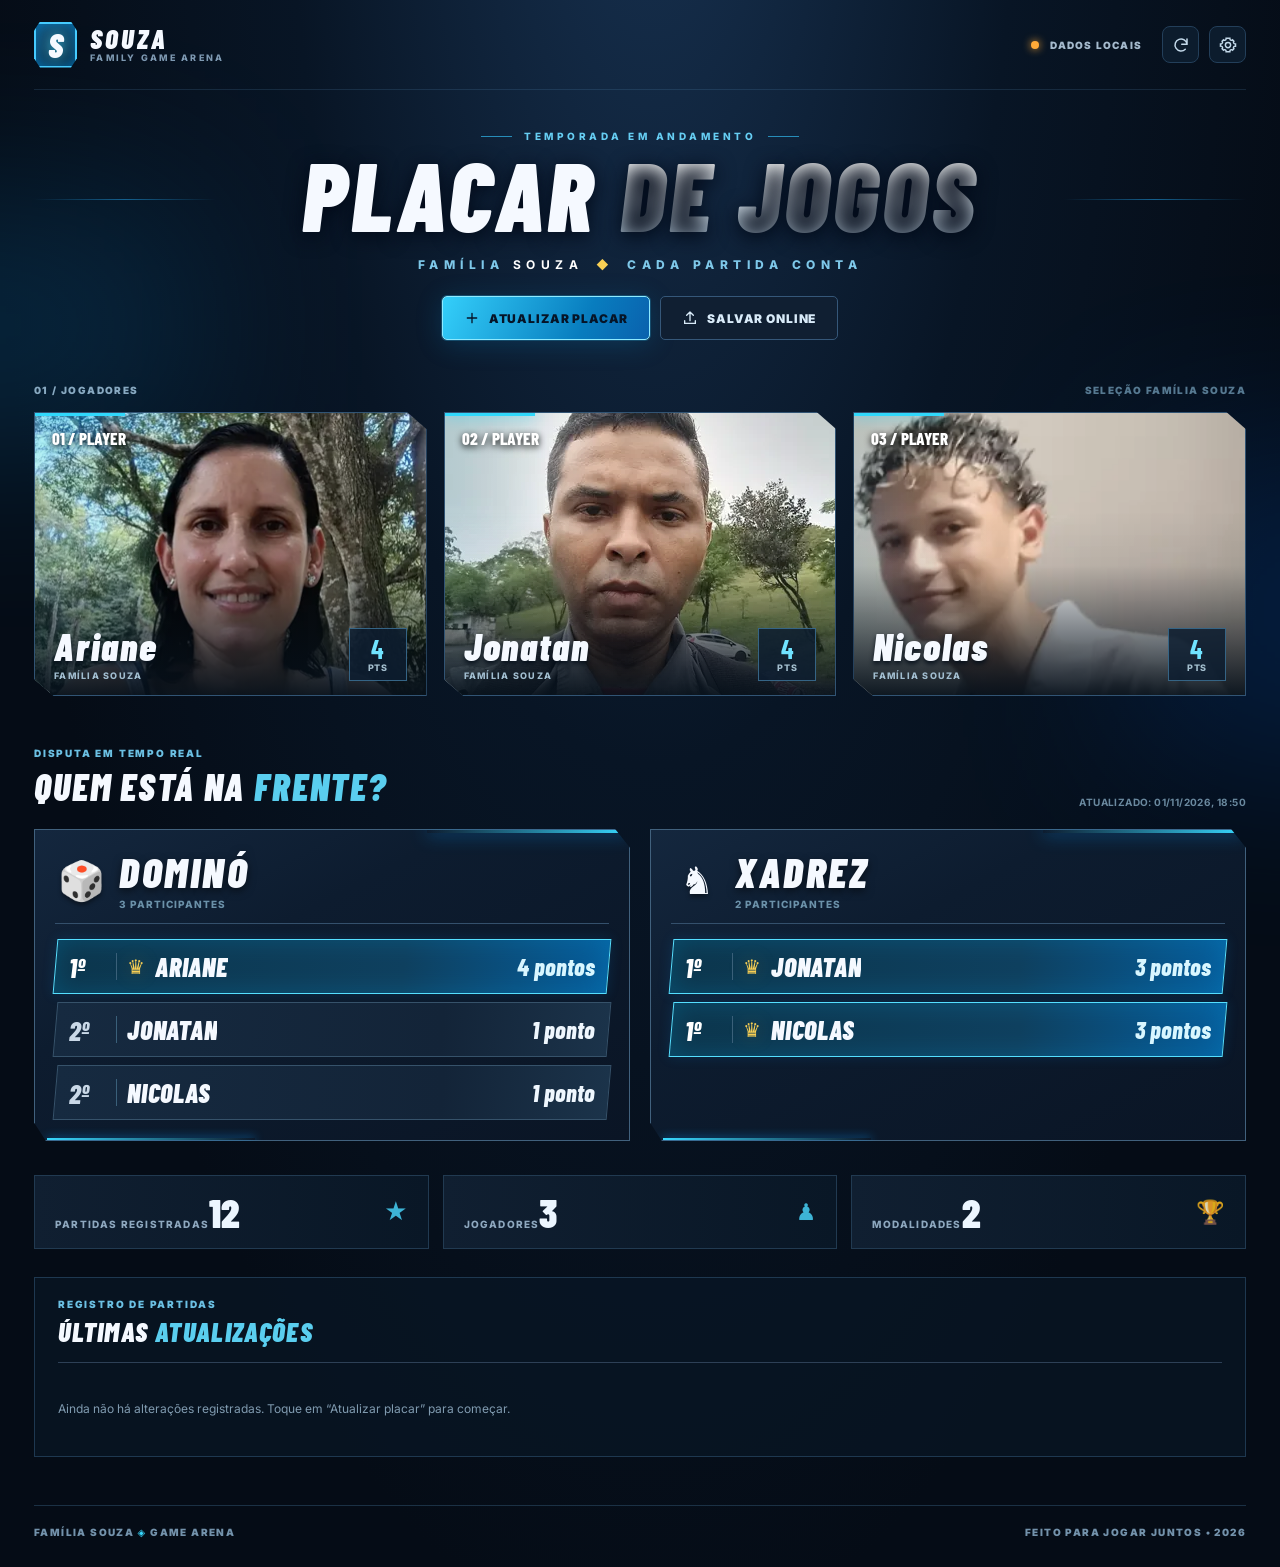
<file: index.html>
<!doctype html>
<html lang="pt-BR">
<head>
  <meta charset="utf-8">
  <meta name="viewport" content="width=device-width, initial-scale=1, viewport-fit=cover">
  <meta name="theme-color" content="#07101e">
  <meta name="description" content="Arena de jogos da Família Souza — acompanhe e atualize os placares de dominó, xadrez e muito mais.">
  <title>Placar de Jogos | Família Souza</title>
  <link rel="icon" type="image/svg+xml" href="assets/favicon.svg">
  <link rel="stylesheet" href="styles.css">
</head>
<body>
  <div class="site-glow glow-one" aria-hidden="true"></div>
  <div class="site-glow glow-two" aria-hidden="true"></div>
  <div class="page">
    <header class="topbar">
      <div class="brand">
        <div class="brand-mark" aria-hidden="true"><span>S</span></div>
        <div class="brand-caption"><strong>SOUZA</strong><span>FAMILY GAME ARENA</span></div>
      </div>
      <nav class="header-actions" aria-label="Ações">
        <span id="syncTag" class="sync-tag"><span class="status-dot"></span> DADOS LOCAIS</span>
        <button id="refreshBtn" class="icon-btn" type="button" title="Atualizar dados online" aria-label="Atualizar dados online"><svg viewBox="0 0 24 24" fill="none" stroke="currentColor" stroke-width="2" stroke-linecap="round"><path d="M20 11a8 8 0 1 0-2.3 6.7M20 4v7h-7"/></svg></button>
        <button id="settingsBtn" class="icon-btn" type="button" title="Configurações e sincronização" aria-label="Configurações e sincronização"><svg viewBox="0 0 24 24" fill="none" stroke="currentColor" stroke-width="2" stroke-linecap="round"><path d="M12 15.5a3.5 3.5 0 1 0 0-7 3.5 3.5 0 0 0 0 7Z"/><path d="M19.4 15a1.8 1.8 0 0 0 .36 1.97l.07.08-1.78 1.78-.08-.07A1.8 1.8 0 0 0 16 18.4a1.8 1.8 0 0 0-1.5 1.77V21H9.5v-.83A1.8 1.8 0 0 0 8 18.4a1.8 1.8 0 0 0-1.97.36l-.08.07-1.78-1.78.07-.08A1.8 1.8 0 0 0 4.6 15a1.8 1.8 0 0 0-1.77-1.5H2v-3h.83A1.8 1.8 0 0 0 4.6 9a1.8 1.8 0 0 0-.36-1.97l-.07-.08 1.78-1.78.08.07A1.8 1.8 0 0 0 8 5.6a1.8 1.8 0 0 0 1.5-1.77V3h5v.83A1.8 1.8 0 0 0 16 5.6a1.8 1.8 0 0 0 1.97-.36l.08-.07 1.78 1.78-.07.08A1.8 1.8 0 0 0 19.4 9a1.8 1.8 0 0 0 1.77 1.5H22v3h-.83A1.8 1.8 0 0 0 19.4 15Z"/></svg></button>
      </nav>
    </header>

    <main>
      <section class="intro" aria-label="Título do placar">
        <div class="micro-title"><span class="micro-line"></span> TEMPORADA EM ANDAMENTO <span class="micro-line"></span></div>
        <h1>PLACAR <em>DE JOGOS</em></h1>
        <p class="intro-desc">FAMÍLIA <strong>SOUZA</strong> <span class="middle-dot">◆</span> CADA PARTIDA CONTA</p>
        <div class="intro-actions">
          <button id="editModeBtn" class="primary-button" type="button"><svg viewBox="0 0 24 24" fill="none" stroke="currentColor" stroke-width="2" stroke-linecap="round"><path d="M12 5v14M5 12h14"/></svg><span>ATUALIZAR PLACAR</span></button>
          <button id="publishBtn" class="secondary-button" type="button"><svg viewBox="0 0 24 24" fill="none" stroke="currentColor" stroke-width="2" stroke-linecap="round"><path d="M12 16V3m0 0L7 8m5-5 5 5M4 16v4h16v-4"/></svg><span>SALVAR ONLINE</span></button>
        </div>
      </section>

      <section class="players-section" aria-label="Jogadores da família">
        <div class="section-meta"><span>01 / JOGADORES</span><span class="meta-right">SELEÇÃO FAMÍLIA SOUZA</span></div>
        <div id="playerCards" class="player-grid"></div>
      </section>

      <section class="scoreboards-section" aria-label="Classificações por jogo">
        <div class="section-heading">
          <div><div class="section-kicker">DISPUTA EM TEMPO REAL</div><h2>QUEM ESTÁ NA <span>FRENTE?</span></h2></div>
          <div class="board-toolbar"><span id="lastUpdated">PLACAR INICIAL</span><button class="text-button edit-only" id="newGameBtn" type="button">+ NOVO JOGO</button></div>
        </div>
        <div id="boards" class="boards-grid"></div>
      </section>

      <section class="bottom-section">
        <div class="metrics" id="metrics"></div>
        <div class="history-panel">
          <div class="history-header"><div><div class="section-kicker">REGISTRO DE PARTIDAS</div><h2>ÚLTIMAS <span>ATUALIZAÇÕES</span></h2></div><button id="undoBtn" type="button" class="text-button edit-only">DESFAZER ÚLTIMA</button></div>
          <div id="history" class="history-body"></div>
        </div>
      </section>
    </main>
    <footer><span>FAMÍLIA SOUZA <b>◈</b> GAME ARENA</span><span>FEITO PARA JOGAR JUNTOS • 2026</span></footer>
  </div>

  <dialog id="settingsDialog" class="modal-dialog">
    <form method="dialog" class="modal-inner" id="settingsForm">
      <div class="modal-heading"><div><span class="section-kicker">CENTRAL DE CONTROLE</span><h2>CONFIGURAÇÕES</h2></div><button type="button" class="close-btn" data-close="settingsDialog" aria-label="Fechar">×</button></div>
      <p class="modal-hint">Os botões de pontos funcionam imediatamente neste aparelho. Para compartilhar as atualizações com outros aparelhos, conecte o repositório do GitHub.</p>
      <label class="field-label" for="repositoryInput">REPOSITÓRIO (usuário/nome)</label>
      <input id="repositoryInput" placeholder="jonatanoficial-bit/placar-familia-souza" autocomplete="off" spellcheck="false">
      <label class="field-label" for="tokenInput">TOKEN GITHUB (não será salvo)</label>
      <input type="password" id="tokenInput" autocomplete="off" placeholder="github_pat_...">
      <p class="fine-print">Use um token <b>fine-grained</b> limitado somente a este repositório, com permissão <b>Contents: Read and write</b>. O token fica apenas na memória desta aba, não é gravado no site, no arquivo JSON nem no armazenamento local.</p>
      <div class="modal-cta"><button id="onlineLoadBtn" type="button" class="secondary-button compact">CARREGAR DO GITHUB</button><button id="onlineSaveBtn" type="button" class="primary-button compact">PUBLICAR PLACAR</button></div>
      <div class="divider-line"></div>
      <h3>BACKUP E ARQUIVOS</h3>
      <div class="modal-cta"><button id="exportBtn" type="button" class="secondary-button compact">EXPORTAR JSON</button><button id="importBtn" type="button" class="secondary-button compact">IMPORTAR JSON</button><input id="importFile" type="file" accept="application/json,.json" hidden></div>
      <p class="fine-print"><a href="https://github.com/settings/personal-access-tokens/new" target="_blank" rel="noopener noreferrer">Criar token no GitHub ↗</a> • <a href="https://github.com/new" target="_blank" rel="noopener noreferrer">Criar repositório ↗</a></p>
    </form>
  </dialog>

  <dialog id="newGameDialog" class="modal-dialog">
    <form id="newGameForm" class="modal-inner">
      <div class="modal-heading"><div><span class="section-kicker">EXPANDIR A ARENA</span><h2>NOVO JOGO</h2></div><button type="button" class="close-btn" data-close="newGameDialog" aria-label="Fechar">×</button></div>
      <label class="field-label" for="newGameName">NOME DO JOGO</label>
      <input id="newGameName" maxlength="34" placeholder="Ex.: Uno, Truco, Damas" required>
      <label class="field-label" for="newGameIcon">SÍMBOLO</label>
      <select id="newGameIcon"><option value="cards">🃏 Cartas</option><option value="chess">♞ Xadrez</option><option value="domino">🎲 Dominó</option><option value="dice">🎲 Dados</option><option value="trophy">🏆 Troféu</option><option value="ball">⚽ Futebol</option><option value="puzzle">🧩 Quebra-cabeça</option></select>
      <p class="field-label">QUEM PARTICIPA?</p><div id="newGamePlayers" class="player-checkboxes"></div>
      <button class="primary-button modal-full-button" type="submit">CRIAR PLACAR</button>
    </form>
  </dialog>

  <dialog id="newPlayerDialog" class="modal-dialog">
    <form id="newPlayerForm" class="modal-inner">
      <div class="modal-heading"><div><span class="section-kicker">NOVO COMPETIDOR</span><h2>ADICIONAR JOGADOR</h2></div><button type="button" class="close-btn" data-close="newPlayerDialog" aria-label="Fechar">×</button></div>
      <label class="field-label" for="newPlayerName">NOME</label><input id="newPlayerName" maxlength="26" placeholder="Nome do jogador" required>
      <label class="field-label" for="newPlayerPhoto">FOTO (OPCIONAL)</label><input id="newPlayerPhoto" type="file" accept="image/*">
      <p class="fine-print">A foto será reduzida e incorporada aos dados do placar. Se publicar no GitHub, ela também será pública.</p>
      <button class="primary-button modal-full-button" type="submit">ADICIONAR JOGADOR</button>
    </form>
  </dialog>

  <div id="toast" role="status" aria-live="polite"></div>
  <script src="app.js" defer></script>
</body>
</html>
</file>
<file: styles.css>
@import url('https://fonts.googleapis.com/css2?family=Barlow+Condensed:wght@400;500;600;700;800;900&family=Inter:wght@400;500;600;700;800;900&display=swap');
:root{--bg:#06101d;--panel:#0e1c2e;--panel2:#121f33;--line:#263c54;--cyan:#38d9ff;--blue:#1689ed;--white:#f5f9ff;--dim:#88a0b7;--gold:#f8cf54;--font:'Inter',system-ui,sans-serif;--display:'Barlow Condensed','Arial Narrow',Impact,sans-serif}
*{box-sizing:border-box}html{scroll-behavior:smooth}body{margin:0;background:radial-gradient(ellipse at 51% -18%,#183353 0%,#081525 40%,#050c16 74%);color:var(--white);font-family:var(--font);min-height:100vh;overflow-x:hidden}button,input,select{font:inherit}button{cursor:pointer}button:disabled{opacity:.46;cursor:not-allowed}a{color:var(--cyan)}.site-glow{position:absolute;z-index:-1;pointer-events:none;filter:blur(92px);opacity:.2}.glow-one{width:390px;height:250px;background:#0f8ad5;top:200px;left:-200px}.glow-two{width:400px;height:320px;background:#005dd5;top:450px;right:-250px}.page{width:min(1230px,calc(100% - 68px));margin:auto}.topbar{height:90px;display:flex;align-items:center;justify-content:space-between;border-bottom:1px solid rgba(99,164,209,.16)}.brand{display:flex;align-items:center;gap:13px}.brand-mark{display:grid;place-items:center;width:43px;height:46px;border:2px solid #46cbff;clip-path:polygon(14% 0,86% 0,100% 20%,100% 80%,86% 100%,14% 100%,0 80%,0 20%);box-shadow:inset 0 0 15px #067bbf;background:linear-gradient(145deg,#17496b,#071322)}.brand-mark span{font-family:var(--display);font-size:34px;font-weight:900;line-height:1;font-style:italic;text-shadow:0 0 15px #40d7ff}.brand-caption{display:flex;flex-direction:column;gap:2px}.brand-caption strong{font-family:var(--display);font-size:27px;font-weight:900;font-style:italic;letter-spacing:.11em;line-height:.9}.brand-caption>span{font-size:9px;letter-spacing:.25em;color:#7d98b1;font-weight:800}.header-actions{display:flex;align-items:center;gap:10px}.sync-tag{font-size:10px;font-weight:900;letter-spacing:.12em;color:#a5bacd;white-space:nowrap;margin-right:10px}.status-dot{display:inline-block;width:8px;height:8px;border-radius:50%;background:#ffaa38;box-shadow:0 0 8px #ffaa38;margin-right:7px}.sync-tag.online .status-dot{background:#4bf0b7;box-shadow:0 0 9px #4bf0b7}.sync-tag.dirty .status-dot{background:var(--gold);box-shadow:0 0 9px var(--gold)}.icon-btn{border:1px solid #233f5a;color:#c3d9ea;background:#0c1c2d;border-radius:8px;width:37px;height:37px;display:grid;place-items:center;transition:.2s}.icon-btn:hover,.close-btn:hover{border-color:var(--cyan);color:var(--cyan)}.icon-btn svg{width:18px;height:18px}.intro{text-align:center;padding:40px 0 44px;position:relative}.intro:before,.intro:after{content:'';position:absolute;height:1px;background:linear-gradient(90deg,transparent,#14608e,transparent);top:109px;width:15%}.intro:before{left:0}.intro:after{right:0}.micro-title{font-size:10px;letter-spacing:.35em;font-weight:800;color:#66cef3;display:flex;align-items:center;justify-content:center;gap:12px}.micro-line{height:1px;width:31px;background:#278db9}.intro h1{margin:5px 0 1px;font-family:var(--display);font-size:clamp(55px,7.5vw,96px);line-height:.97;letter-spacing:.04em;font-style:italic;font-weight:900;text-shadow:0 4px 20px #020917}.intro h1 em{font-style:italic;color:#fff;background:linear-gradient(#fff 20%,#a9c0d2 92%);background-clip:text;-webkit-text-fill-color:transparent}.intro-desc{color:#7ec8e9;font-size:12px;letter-spacing:.46em;font-weight:800;margin:17px 0 24px}.intro-desc strong{color:white}.middle-dot{color:var(--gold);padding:0 4px}.intro-actions{display:flex;align-items:center;justify-content:center;gap:10px;flex-wrap:wrap}.primary-button,.secondary-button{min-height:44px;display:inline-flex;gap:9px;align-items:center;justify-content:center;padding:0 21px;border-radius:5px;font-size:12px;letter-spacing:.07em;font-weight:900;transition:transform .14s,filter .14s;white-space:nowrap}.primary-button{border:1px solid #8eeaff;background:linear-gradient(115deg,#34cffa,#087dbf 68%,#0a61ad);color:#061427;box-shadow:0 0 0 1px #144c6c,0 4px 27px #078fd338}.secondary-button{border:1px solid #355779;color:#d9ebf9;background:#101f32}.primary-button:hover,.secondary-button:hover{transform:translateY(-2px);filter:brightness(1.18)}.primary-button svg,.secondary-button svg{width:16px;height:16px}.section-meta{font-size:10px;font-weight:900;letter-spacing:.14em;color:#88a9c1;display:flex;justify-content:space-between;margin-bottom:16px}.meta-right{color:#567991}.player-grid{display:grid;grid-template-columns:repeat(3,minmax(0,1fr));gap:17px}.player-card{min-width:0;height:284px;position:relative;overflow:hidden;border:1px solid #315474;background:#122238;box-shadow:0 12px 35px #0106117a,0 0 0 1px #0a1928 inset;isolation:isolate;clip-path:polygon(0 0,95% 0,100% 6%,100% 100%,5% 100%,0 94%)}.player-card:before{content:'';position:absolute;inset:0;z-index:3;background:linear-gradient(180deg,transparent 35%,#05122011 54%,#06101af2 100%),linear-gradient(90deg,#03749b20,transparent 35%);pointer-events:none}.player-card:after{content:'';position:absolute;left:0;top:0;width:90px;height:3px;background:#30d8fb;z-index:4;box-shadow:0 0 14px #1bd8ff}.player-photo{width:100%;height:100%;display:block;object-fit:cover;filter:saturate(.84) contrast(1.04)}.player-card[data-player="ariane"] .player-photo{object-position:center 34%}.player-card[data-player="jonatan"] .player-photo{object-position:center 35%}.player-card[data-player="nicolas"] .player-photo{object-position:center 25%}.player-card .no-photo{font-family:var(--display);font-size:114px;color:#85b9d6;display:grid;place-items:center;background:linear-gradient(135deg,#234662,#0b1f30)}.player-number{position:absolute;top:15px;left:17px;z-index:4;font-family:var(--display);font-weight:800;font-size:17px;color:white;text-shadow:0 2px 7px black}.player-card-bottom{position:absolute;z-index:5;bottom:0;left:0;right:0;padding:15px 19px 14px;display:flex;justify-content:space-between;align-items:end;gap:8px}.player-card-bottom .player-name{font-family:var(--display);font-weight:900;font-style:italic;font-size:38px;letter-spacing:.05em;line-height:1;text-shadow:0 3px 5px #06101b}.player-card-bottom .player-subtitle{font-size:9px;color:#a1bdcf;letter-spacing:.14em;font-weight:800;margin-top:5px}.player-total{display:flex;flex-direction:column;align-items:center;border:1px solid #356485;background:#0c1d30d9;padding:7px 10px;min-width:58px}.player-total strong{font-family:var(--display);font-size:26px;color:#70e3ff;line-height:1}.player-total span{font-size:9px;color:#a4bfce;letter-spacing:.07em;font-weight:800}.add-player-card{height:150px;border:1px dashed #36607e;background:#0e1d2d;display:flex;align-items:center;justify-content:center;flex-direction:column;color:#8bdffc;gap:8px;font-size:11px;letter-spacing:.12em;font-weight:900}.add-player-card span{font-size:28px}.scoreboards-section{margin-top:51px}.section-heading{display:flex;justify-content:space-between;align-items:flex-end;gap:20px;margin-bottom:21px}.section-kicker{font-size:10px;font-weight:900;letter-spacing:.18em;color:#6bc0e3;margin-bottom:5px}.section-heading h2,.history-header h2{margin:0;font-family:var(--display);font-weight:900;font-style:italic;font-size:37px;letter-spacing:.05em}.section-heading h2 span,.history-header h2 span{color:#5aceef}.board-toolbar{display:flex;gap:15px;align-items:center;color:#6a899f;font-size:10px;font-weight:700;letter-spacing:.04em}.text-button{font-size:11px;background:transparent;color:#7ee1ff;border:none;text-transform:uppercase;font-weight:900;letter-spacing:.04em;padding:8px 0}.text-button:hover{text-decoration:underline}.boards-grid{display:grid;grid-template-columns:repeat(2,minmax(0,1fr));gap:20px}.board{position:relative;min-width:0;background:linear-gradient(152deg,#14273e 0,#0d1c2f 36%,#0a1525 100%);border:1px solid #41617d;padding:20px;box-shadow:0 0 0 3px #06101b,0 0 0 4px #1c405e,0 20px 40px #0005;clip-path:polygon(0 0,97.5% 0,100% 6%,100% 100%,2% 100%,0 94%)}.board:before{content:'';position:absolute;top:0;right:0;height:3px;width:34%;background:linear-gradient(90deg,transparent,var(--cyan));box-shadow:0 0 18px #0a9bff}.board:after{content:'';position:absolute;bottom:0;left:2%;height:2px;width:35%;background:linear-gradient(90deg,var(--cyan),transparent);box-shadow:0 0 10px #0a9bff}.board-header{display:flex;align-items:center;gap:12px;border-bottom:1px solid #34506c;padding-bottom:13px;margin-bottom:15px}.game-icon{height:48px;width:52px;display:grid;place-items:center;font-size:38px;line-height:1;filter:drop-shadow(0 3px 2px #0006)}.board-header h3{font:italic 900 42px/1 var(--display);letter-spacing:.06em;margin:0;text-transform:uppercase;text-shadow:0 3px 8px #0008}.board-header small{display:block;margin-top:6px;color:#6b91a9;font-size:10px;letter-spacing:.1em;font-weight:800}.game-row{position:relative;display:flex;align-items:center;gap:10px;min-height:55px;background:linear-gradient(90deg,#162a40,#132438 70%,#1b334a);border:1px solid #36526a;margin-top:8px;padding:4px 13px;transform:skewX(-5deg)}.game-row>*{transform:skewX(5deg)}.game-row.champion{background:linear-gradient(90deg,#0c364d,#0f405f 63%,#065d9b);border-color:#55dfff;box-shadow:inset 0 0 25px #069edb3b,0 0 13px #008ee82a}.rank{font-family:var(--display);font-size:27px;font-weight:800;color:#c9d8e7;min-width:37px;font-style:italic}.champion .rank{color:#fff}.rank-rule{height:27px;width:1px;background:#3a607a}.crown{color:var(--gold);font-size:20px;filter:drop-shadow(0 0 9px #d6ab3c40)}.score-name{font-family:var(--display);font-size:26px;letter-spacing:.03em;font-weight:900;font-style:italic;text-transform:uppercase;white-space:nowrap;overflow:hidden;text-overflow:ellipsis}.score-value{margin-left:auto;font-family:var(--display);font-size:24px;font-weight:800;font-style:italic;white-space:nowrap;color:#eff7fe}.champion .score-value{color:#d8f6ff}.score-controls{display:none;align-items:center;gap:5px;margin-left:auto}.score-controls button{width:33px;height:33px;background:#17384b;border:1px solid #4d91b5;border-radius:5px;color:white;font-size:19px;font-weight:900}.score-controls button:last-child{background:#0a8fca;color:white}.score-controls .editable-number{min-width:22px;text-align:center;font-family:var(--display);font-size:23px;font-weight:900}.editing .score-controls{display:flex}.editing .score-value{display:none}.editing .edit-only{display:inline-flex}.edit-only{display:none}.board-empty{padding:14px;color:var(--dim);font-size:13px}.bottom-section{margin:34px 0 48px}.metrics{display:grid;grid-template-columns:repeat(3,1fr);gap:14px}.metric{border:1px solid #213a51;background:linear-gradient(90deg,#101f31,#091726);padding:16px 20px;display:flex;align-items:center;justify-content:space-between}.metric label{color:#8ea8bf;font-weight:800;letter-spacing:.12em;font-size:10px}.metric strong{font:900 40px/1 var(--display);color:#ecf6ff}.metric .metric-icon{font-size:23px;color:#47d0f5;opacity:.85}.history-panel{margin-top:28px;border:1px solid #1e3850;background:#091827a8;padding:20px 23px 12px}.history-header{display:flex;justify-content:space-between;align-items:end;border-bottom:1px solid #2d4056;padding-bottom:15px}.history-header h2{font-size:27px}.history-body{padding-top:10px}.history-item{display:flex;gap:12px;align-items:center;padding:10px 0;border-bottom:1px solid #233449;font-size:12px;color:#b4c6d7}.history-item:last-child{border:0}.history-bullet{width:28px;height:28px;display:grid;place-items:center;border-radius:50%;background:#11334b;color:#6ce0ff;font-weight:900;flex-shrink:0}.history-item strong{color:white}.history-item time{margin-left:auto;color:#7792aa;font-size:10px;white-space:nowrap}.empty-history{color:#809bb0;font-size:12px;line-height:1.6;padding:14px 0}footer{border-top:1px solid #1b3145;color:#7392ab;font-size:10px;letter-spacing:.14em;font-weight:900;display:flex;justify-content:space-between;padding:20px 0 29px}footer b{color:var(--cyan)}.modal-dialog{width:min(460px,calc(100vw - 24px));max-height:90vh;overflow:auto;border:1px solid #427493;border-radius:10px;color:#ecf7ff;padding:0;background:linear-gradient(155deg,#1a314a,#0a1728 55%);box-shadow:0 20px 90px #000a,0 0 28px #0973a53b}.modal-dialog::backdrop{background:rgba(0,8,15,.8);backdrop-filter:blur(5px)}.modal-inner{padding:26px;display:flex;flex-direction:column}.modal-heading{display:flex;justify-content:space-between;align-items:start;margin-bottom:8px}.modal-heading h2{font:italic 900 36px/1 var(--display);margin:2px 0 0}.close-btn{background:#0d2135;border:1px solid #345674;border-radius:7px;width:31px;height:31px;color:#c3d8e6;font-size:24px}.modal-hint{font-size:13px;color:#b2cadb;line-height:1.6;margin:8px 0 18px}.field-label{font-size:10px;letter-spacing:.15em;color:#9bcbe4;font-weight:900;margin:13px 0 7px}.modal-inner input:not([type=file]),.modal-inner select{height:43px;background:#071422;color:white;border:1px solid #39607c;border-radius:5px;padding:0 11px;min-width:0;outline:0}.modal-inner input:focus,.modal-inner select:focus{border-color:var(--cyan);box-shadow:0 0 0 2px #34d2fa2f}.modal-inner input[type=file]{font-size:12px;color:#a8cee7}.fine-print{font-size:11px;color:#97b2c7;line-height:1.6}.modal-cta{display:flex;gap:8px;flex-wrap:wrap;margin:13px 0}.modal-cta>*{flex:1}.compact{min-height:39px;font-size:10px;padding:0 10px}.divider-line{height:1px;background:#35526a;margin:12px 0}.modal-inner h3{margin:7px 0 2px;font-family:var(--display);font-size:21px}.modal-full-button{margin-top:20px}.player-checkboxes{display:flex;flex-wrap:wrap;gap:7px}.player-checkboxes label{font-size:12px;border:1px solid #35536f;background:#071c2c;border-radius:4px;padding:9px;color:white}.player-checkboxes input{accent-color:#19c8fa}#toast{position:fixed;bottom:22px;left:50%;z-index:999;transform:translate(-50%,20px);background:#092239;border:1px solid #4bc9e8;color:#efffff;padding:12px 18px;border-radius:7px;box-shadow:0 12px 44px #0009;opacity:0;visibility:hidden;transition:.22s;max-width:min(90vw,440px);font-size:12px;line-height:1.5;text-align:center}#toast.show{transform:translate(-50%,0);opacity:1;visibility:visible}@media(max-width:900px){.page{width:min(100% - 32px,850px)}.player-card{height:240px}.player-card-bottom .player-name{font-size:31px}.board{padding:16px}.score-name{font-size:23px}.board-header h3{font-size:34px}.intro:before,.intro:after{display:none}}@media(max-width:680px){.page{width:calc(100% - 25px)}.topbar{height:73px}.brand-caption strong{font-size:23px}.brand-caption>span{font-size:7px}.brand-mark{height:40px;width:38px}.sync-tag{font-size:8px;margin-right:0;max-width:84px;white-space:normal}.header-actions{gap:5px}.icon-btn{height:33px;width:33px}.intro{padding:28px 0 33px}.intro h1{font-size:clamp(48px,11vw,76px);letter-spacing:.005em}.intro-desc{font-size:9px;letter-spacing:.21em}.micro-title{font-size:8px;letter-spacing:.22em}.intro-actions{gap:8px}.intro-actions .primary-button,.intro-actions .secondary-button{font-size:10px;padding:0 12px;min-height:42px}.player-grid{grid-template-columns:repeat(3,minmax(0,1fr));gap:7px}.player-card{height:176px}.player-card-bottom{padding:9px 6px 7px;display:block}.player-card-bottom .player-name{font-size:clamp(19px,4.5vw,29px)}.player-card-bottom .player-subtitle{font-size:7px;letter-spacing:0}.player-total{position:absolute;top:-100px;right:5px;min-width:36px;padding:4px 5px}.player-total strong{font-size:18px}.player-total span{font-size:7px}.player-number{top:7px;left:7px;font-size:12px}.section-meta{font-size:8px;margin-bottom:11px}.scoreboards-section{margin-top:37px}.section-heading{align-items:start;flex-direction:column;gap:8px}.section-heading h2{font-size:34px}.board-toolbar{width:100%;justify-content:space-between}.boards-grid{grid-template-columns:1fr;gap:17px}.board{padding:15px}.board-header h3{font-size:37px}.board-header{padding-bottom:10px;margin-bottom:12px}.game-row{min-height:54px}.score-name{font-size:26px}.metrics{gap:7px}.metric{padding:11px 8px;display:flex;flex-direction:column-reverse;gap:7px;align-items:start}.metric label{font-size:8px}.metric strong{font-size:33px}.metric .metric-icon{display:none}.history-panel{padding:16px}.history-header h2{font-size:25px}.history-item{font-size:11px;align-items:flex-start}.history-item time{font-size:9px}footer{font-size:8px;gap:10px}.meta-right{font-size:8px}}@media(max-width:370px){.intro-actions .primary-button,.intro-actions .secondary-button{width:100%}.player-card{height:155px}.player-card-bottom .player-name{font-size:18px}.score-name{font-size:22px}.score-value{font-size:21px}.game-row{gap:7px;padding:4px 9px}.score-controls button{width:29px;height:30px}.section-heading h2{font-size:30px}}@media(prefers-reduced-motion:reduce){*,*:before,*:after{scroll-behavior:auto!important;transition:none!important}}
</file>
